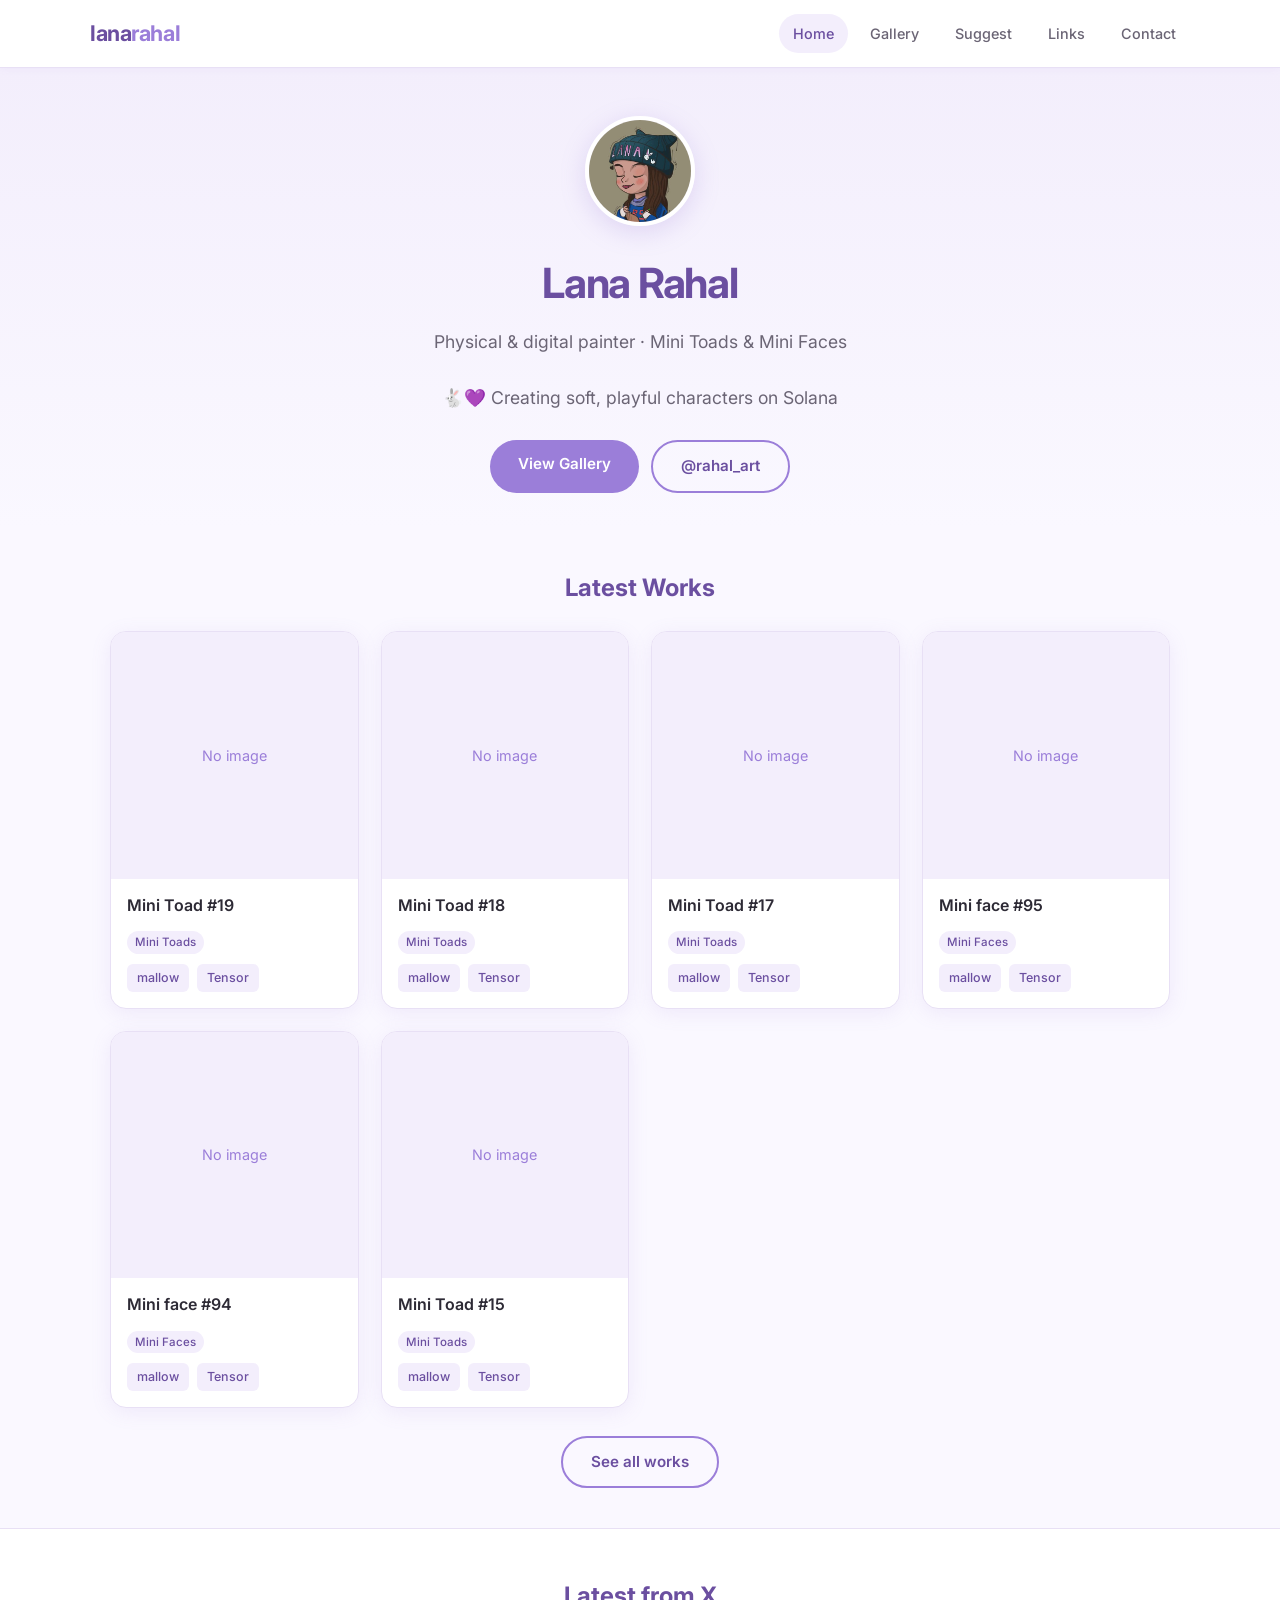
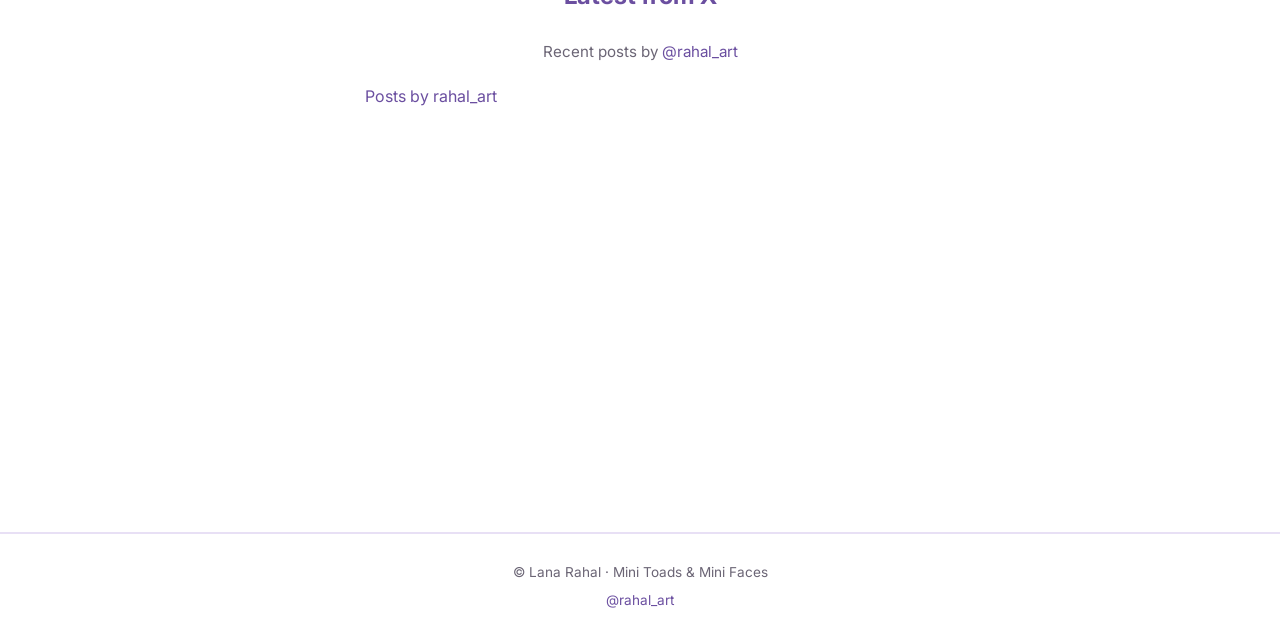
<file: index.html>
<!DOCTYPE html>
<html lang="en">
<head>
  <meta charset="UTF-8" />
  <meta name="viewport" content="width=device-width, initial-scale=1.0" />
  <title>Lana Rahal — Artist</title>
  <meta name="description" content="Official site of Lana Rahal — physical & digital painter, Mini Toads & Mini Faces on Solana." />
  <link rel="stylesheet" href="css/style.css" />
  <link href="https://fonts.googleapis.com/css2?family=Inter:wght@400;500;600;700&display=swap" rel="stylesheet" />
</head>
<body>
  <header>
    <div class="container nav">
      <a href="index.html" class="logo">lana<span>rahal</span></a>
      <nav class="nav-links">
        <a href="index.html" class="active">Home</a>
        <a href="gallery.html">Gallery</a>
        <a href="suggest.html">Suggest</a>
        <a href="links.html">Links</a>
        <a href="contact.html">Contact</a>
      </nav>
    </div>
  </header>

  <main>
    <section class="hero hero-with-avatar">
      <div class="container">
        <img src="img/avatar.jpg" alt="Lana Rahal" class="avatar" />
        <h1>Lana Rahal</h1>
        <p class="tagline">Physical & digital painter · Mini Toads & Mini Faces</p>
        <p class="bio">🐇💜 Creating soft, playful characters on Solana</p>
        <div class="hero-btns">
          <a href="gallery.html" class="btn btn-primary">View Gallery</a>
          <a href="https://x.com/rahal_art" target="_blank" rel="noopener" class="btn btn-outline">@rahal_art</a>
        </div>
      </div>
    </section>

    <section>
      <div class="container">
        <h2 class="section-title">Latest Works</h2>
        <div class="gallery-grid" id="latest-gallery">
          <div class="empty">Loading...</div>
        </div>
        <div style="text-align:center;margin-top:28px;">
          <a href="gallery.html" class="btn btn-outline">See all works</a>
        </div>
      </div>
    </section>

    <section class="tweets-section">
      <div class="container">
        <h2 class="section-title">Latest from X</h2>
        <p style="text-align:center;color:var(--text-muted);margin-bottom:20px;font-size:0.95rem;">
          Recent posts by <a href="https://x.com/rahal_art" target="_blank" rel="noopener">@rahal_art</a>
        </p>
        <div class="x-embed-wrap">
          <a class="twitter-timeline" data-theme="light" data-chrome="noheader nofooter noborders transparent" data-tweet-limit="6" href="https://twitter.com/rahal_art?ref_src=twsrc%5Etfw">Posts by rahal_art</a>
        </div>
        <script async src="https://platform.twitter.com/widgets.js" charset="utf-8"></script>
      </div>
    </section>
  </main>

  <footer>
    <div class="container">
      <p>© Lana Rahal · Mini Toads & Mini Faces</p>
      <p style="margin-top:6px;"><a href="https://x.com/rahal_art" target="_blank" rel="noopener">@rahal_art</a></p>
    </div>
  </footer>

  <script>
    document.addEventListener('DOMContentLoaded', async () => {
      const grid = document.getElementById('latest-gallery');
      try {
        const res = await fetch('data/nfts.json?t=' + Date.now());
        const data = await res.json();
        const items = (data.items || []).slice(0, 6);
        if (!items.length) {
          grid.innerHTML = '<div class="empty">No works yet.</div>';
          return;
        }
        grid.innerHTML = items.map(item => `
          <article class="card">
            <div class="card-img">
              ${item.image
                ? `<img src="${item.image}" alt="${item.name}" loading="lazy" onerror="this.parentElement.innerHTML='<div class=no-img>No image</div>'">`
                : '<div class="no-img">No image</div>'}
            </div>
            <div class="card-body">
              <h3>${item.name || 'Untitled'}</h3>
              <div class="badge">${item.collection || ''}</div>
              <div class="card-links">
                <a href="${item.mallowUrl || 'https://mallow.art/artwork/' + item.id}" target="_blank" rel="noopener">mallow</a>
                <a href="https://www.tensor.trade/item/${item.id}" target="_blank" rel="noopener">Tensor</a>
              </div>
            </div>
          </article>
        `).join('');
      } catch (e) {
        grid.innerHTML = '<div class="empty">Could not load works.</div>';
      }
    });
  </script>
</body>
</html>
</file>
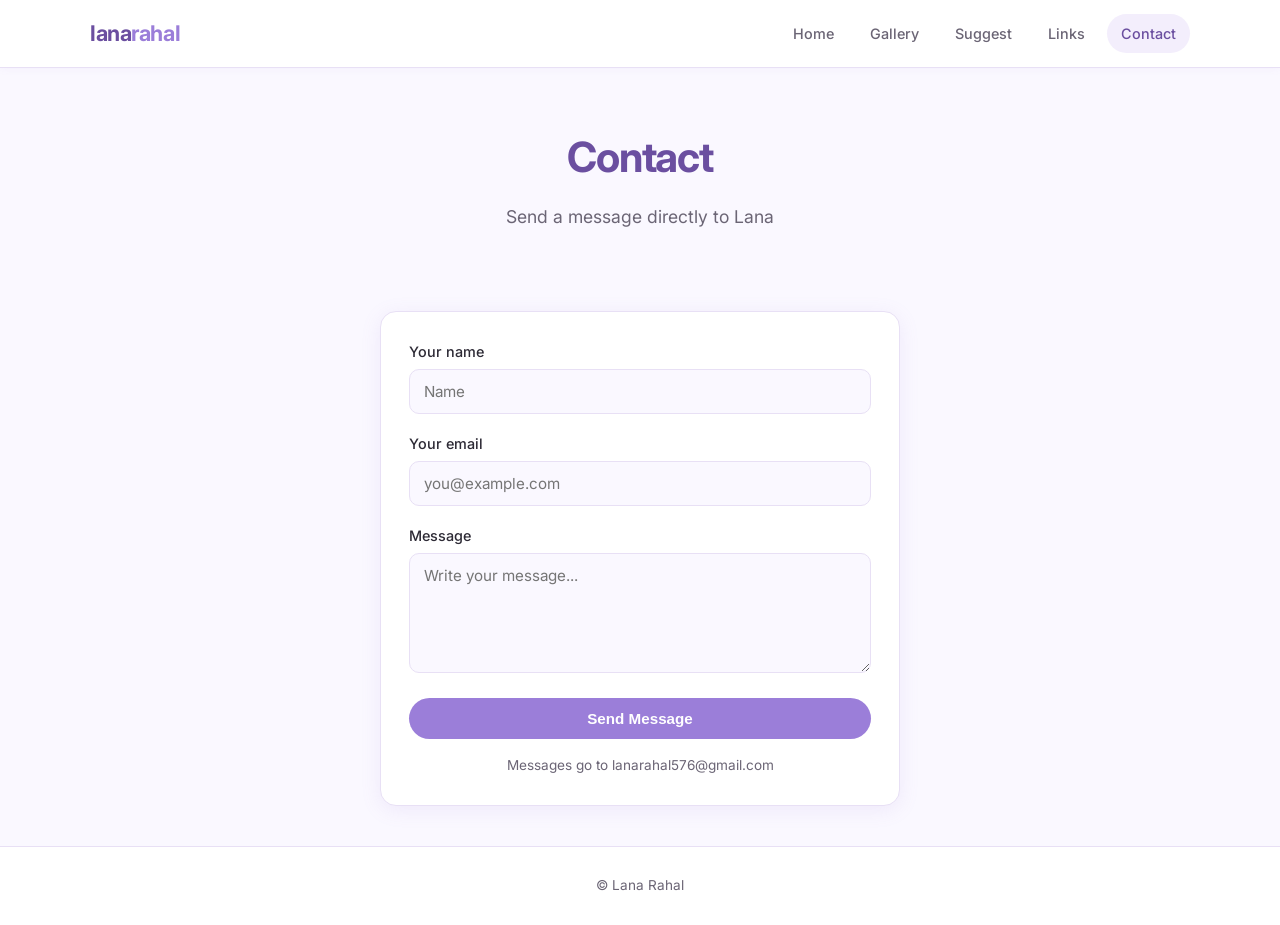
<file: contact.html>
<!DOCTYPE html>
<html lang="en">
<head>
  <meta charset="UTF-8" />
  <meta name="viewport" content="width=device-width, initial-scale=1.0" />
  <title>Contact — Lana Rahal</title>
  <link rel="stylesheet" href="css/style.css" />
  <link href="https://fonts.googleapis.com/css2?family=Inter:wght@400;500;600;700&display=swap" rel="stylesheet" />
</head>
<body>
  <header>
    <div class="container nav">
      <a href="index.html" class="logo">lana<span>rahal</span></a>
      <nav class="nav-links">
        <a href="index.html">Home</a>
        <a href="gallery.html">Gallery</a>
        <a href="suggest.html">Suggest</a>
        <a href="links.html">Links</a>
        <a href="contact.html" class="active">Contact</a>
      </nav>
    </div>
  </header>

  <main>
    <section class="hero" style="padding-bottom:12px;">
      <div class="container">
        <h1>Contact</h1>
        <p>Send a message directly to Lana</p>
      </div>
    </section>

    <section>
      <div class="container">
        <div class="form-card">
          <!-- 
            Free Formspree setup:
            1. Go to https://formspree.io and create a free account
            2. Create a new form → set email to lanarahal576@gmail.com
            3. Copy the form endpoint (looks like https://formspree.io/f/xxxxxxx)
            4. Replace the action URL below with your endpoint
          -->
          <form action="https://formspree.io/f/mbglnweg" method="POST">
            <div class="form-group">
              <label for="name">Your name</label>
              <input type="text" id="name" name="name" required placeholder="Name" />
            </div>
            <div class="form-group">
              <label for="email">Your email</label>
              <input type="email" id="email" name="email" required placeholder="you@example.com" />
            </div>
            <div class="form-group">
              <label for="message">Message</label>
              <textarea id="message" name="message" required placeholder="Write your message..."></textarea>
            </div>
            <input type="hidden" name="_subject" value="New message from lanarahal.site" />
            <button type="submit" class="btn btn-primary" style="width:100%;">Send Message</button>
          </form>
          <p style="margin-top:16px;font-size:0.85rem;color:var(--text-muted);text-align:center;">
            Messages go to lanarahal576@gmail.com
          </p>
        </div>
      </div>
    </section>
  </main>

  <footer>
    <div class="container">
      <p>© Lana Rahal</p>
    </div>
  </footer>
</body>
</html>
</file>
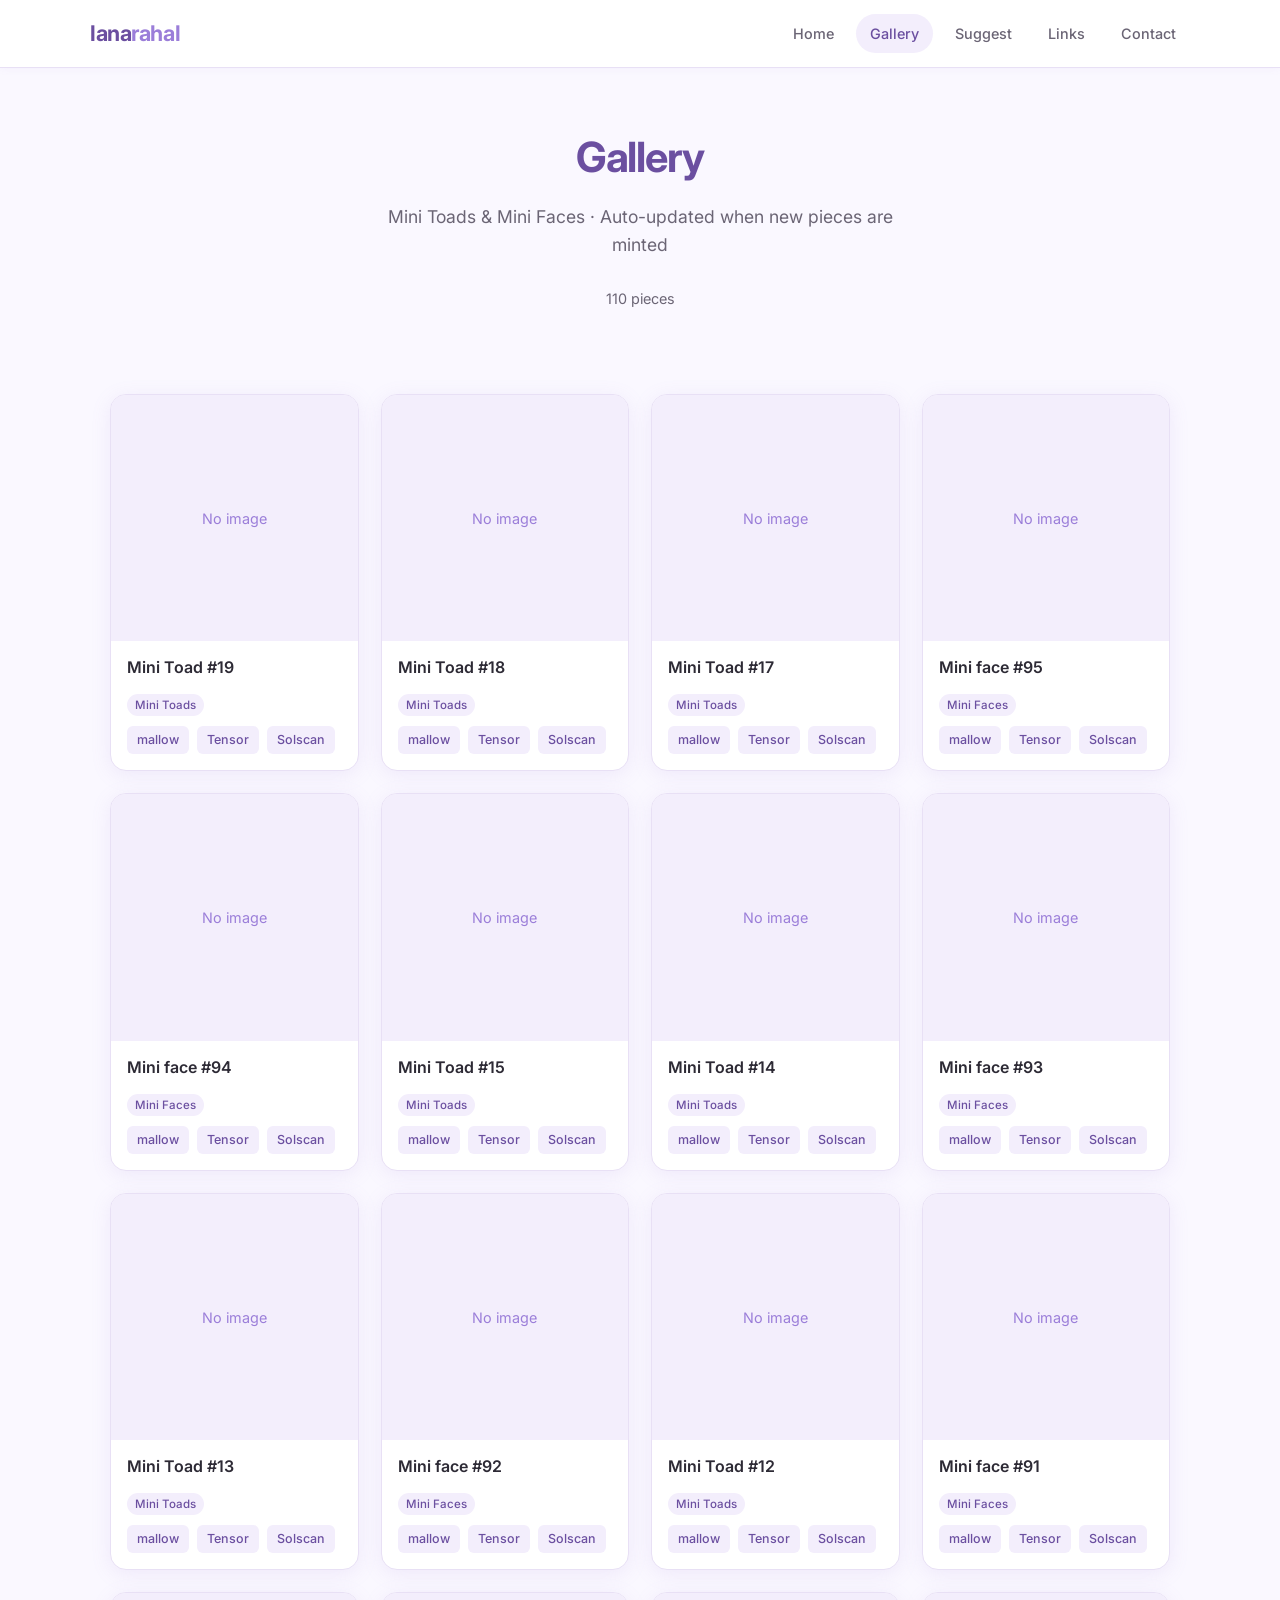
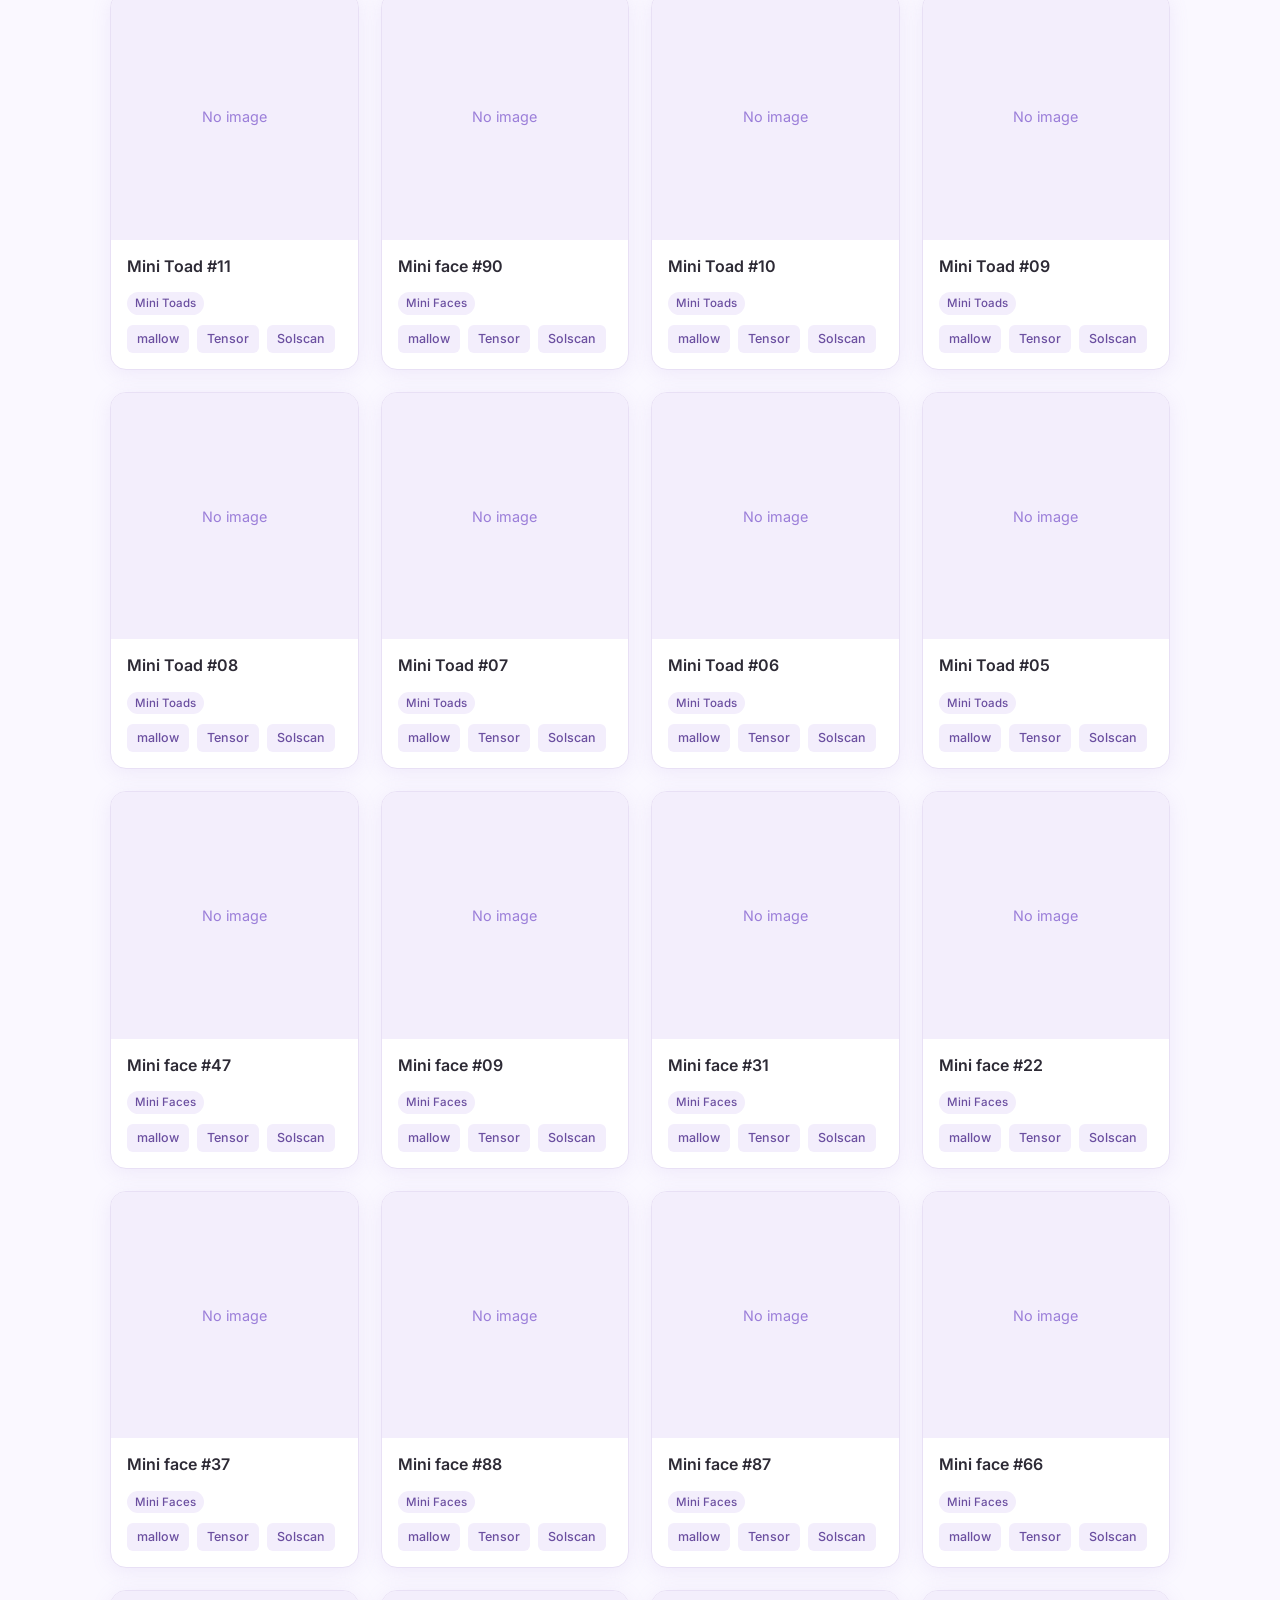
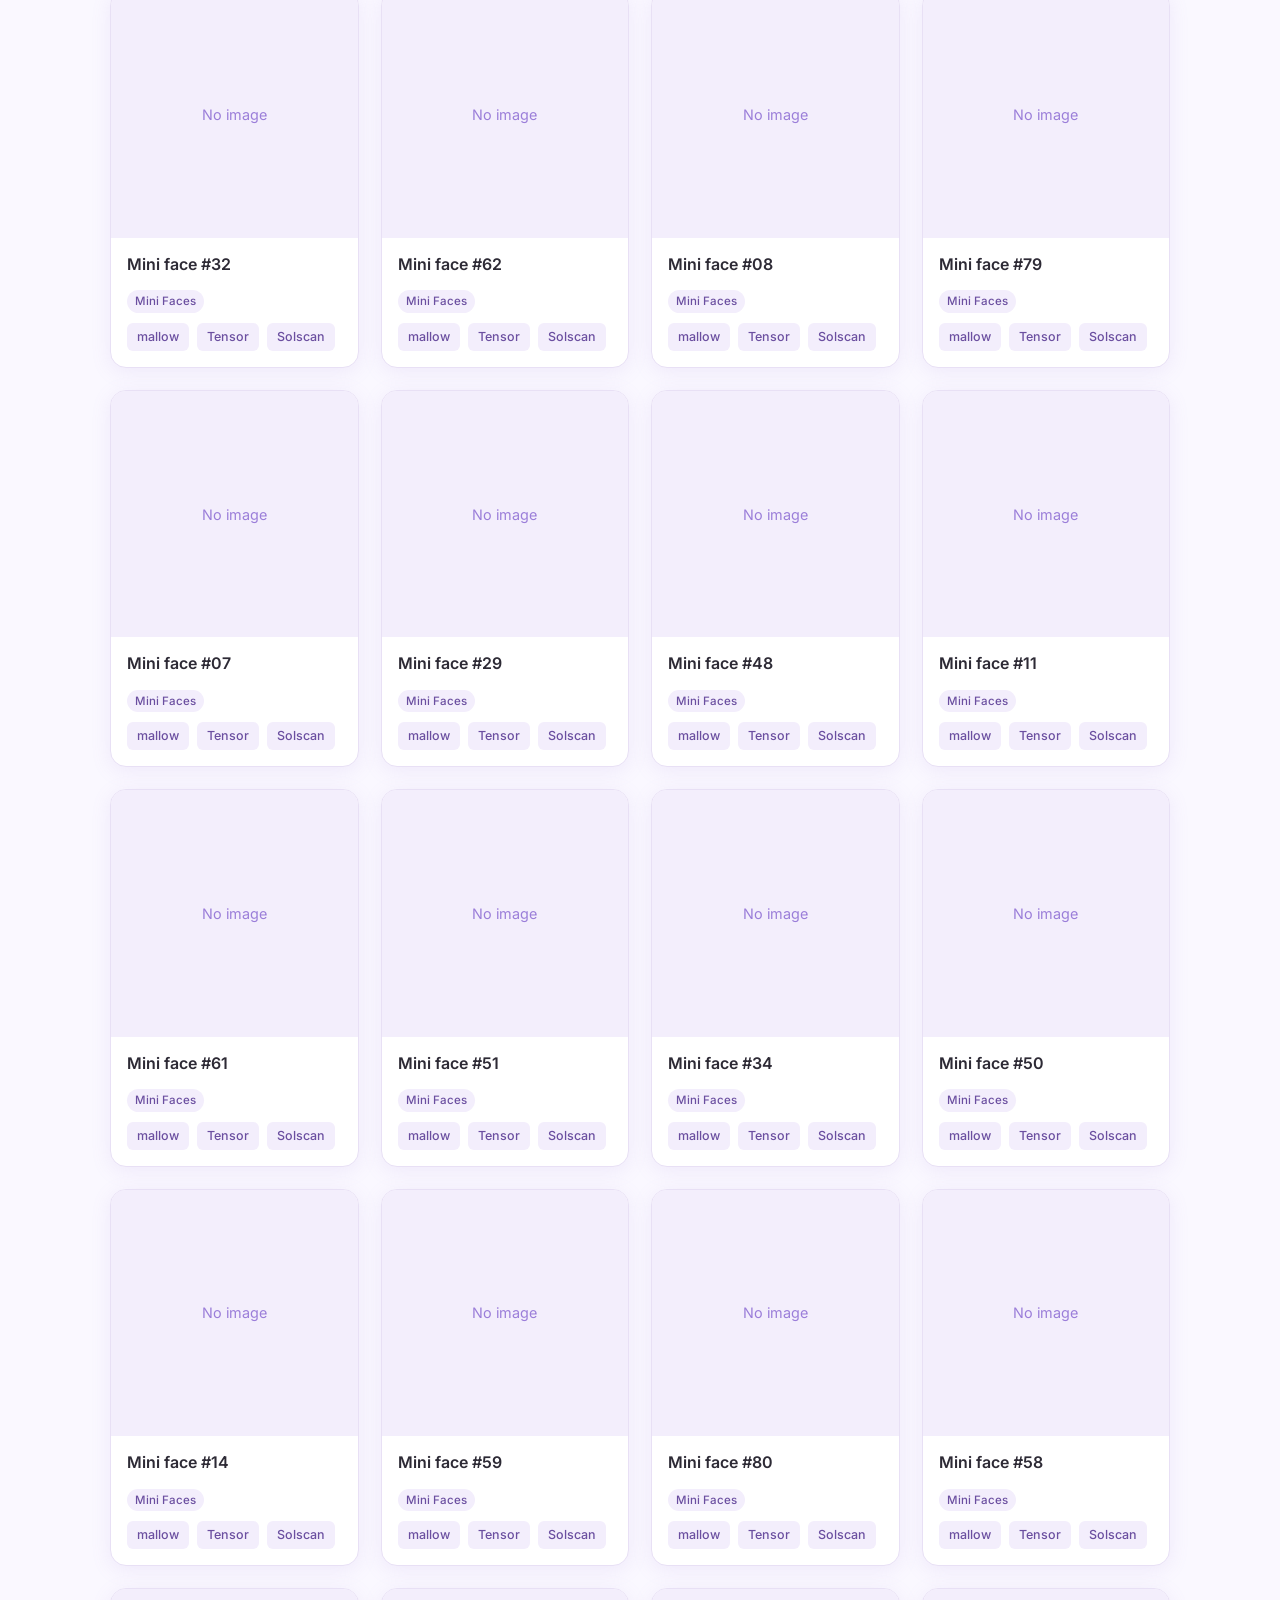
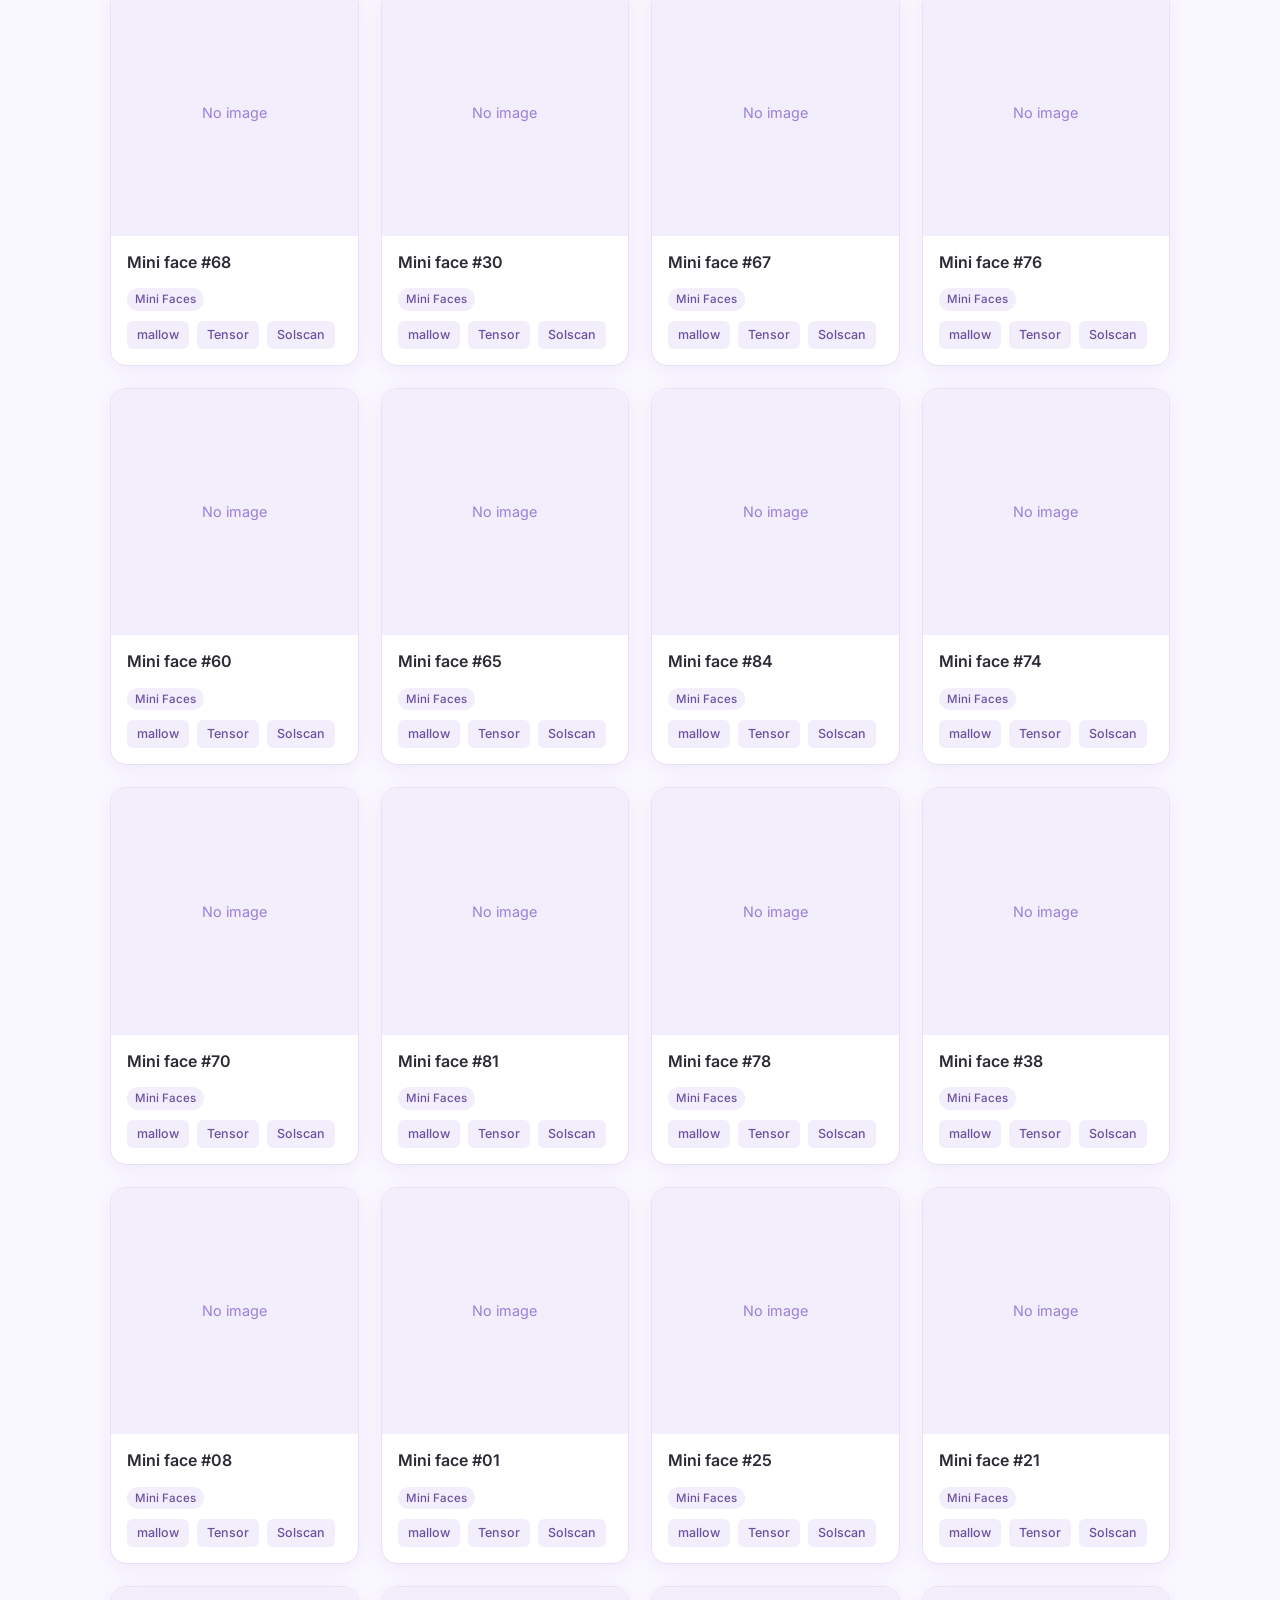
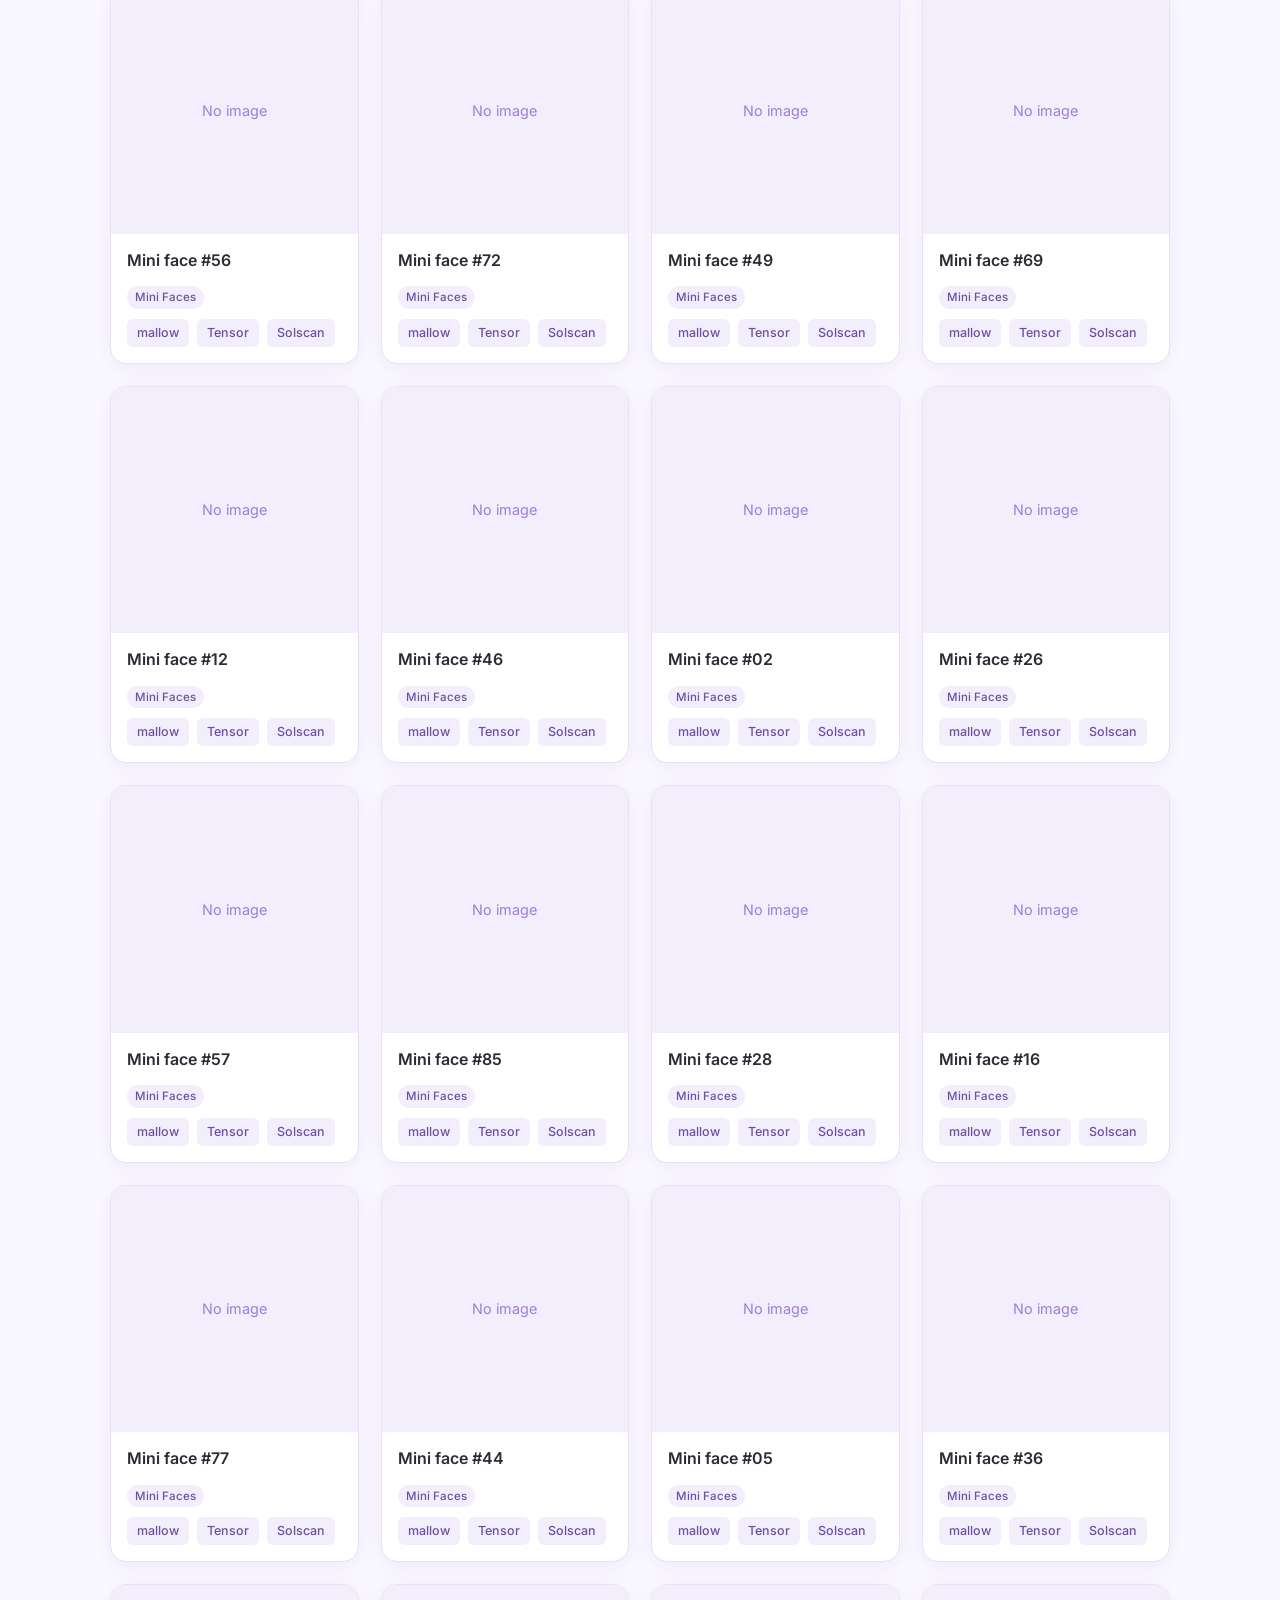
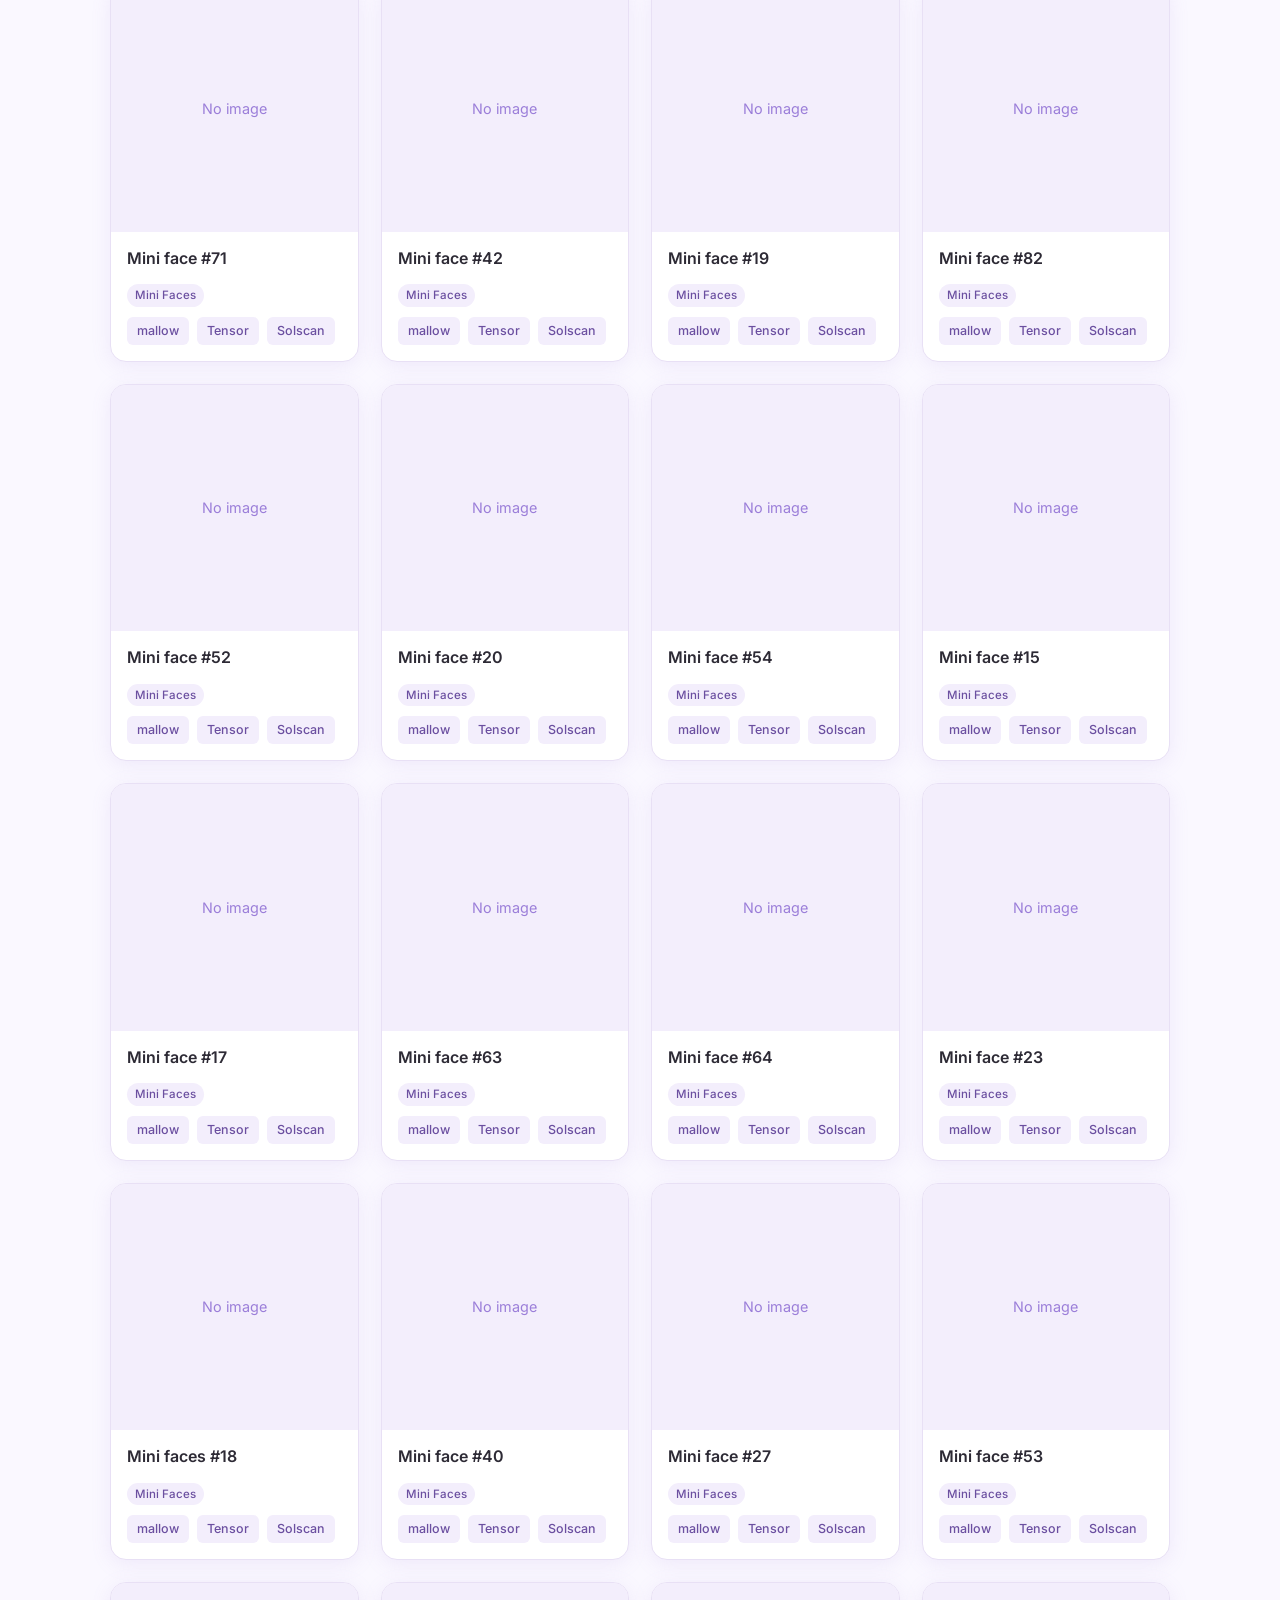
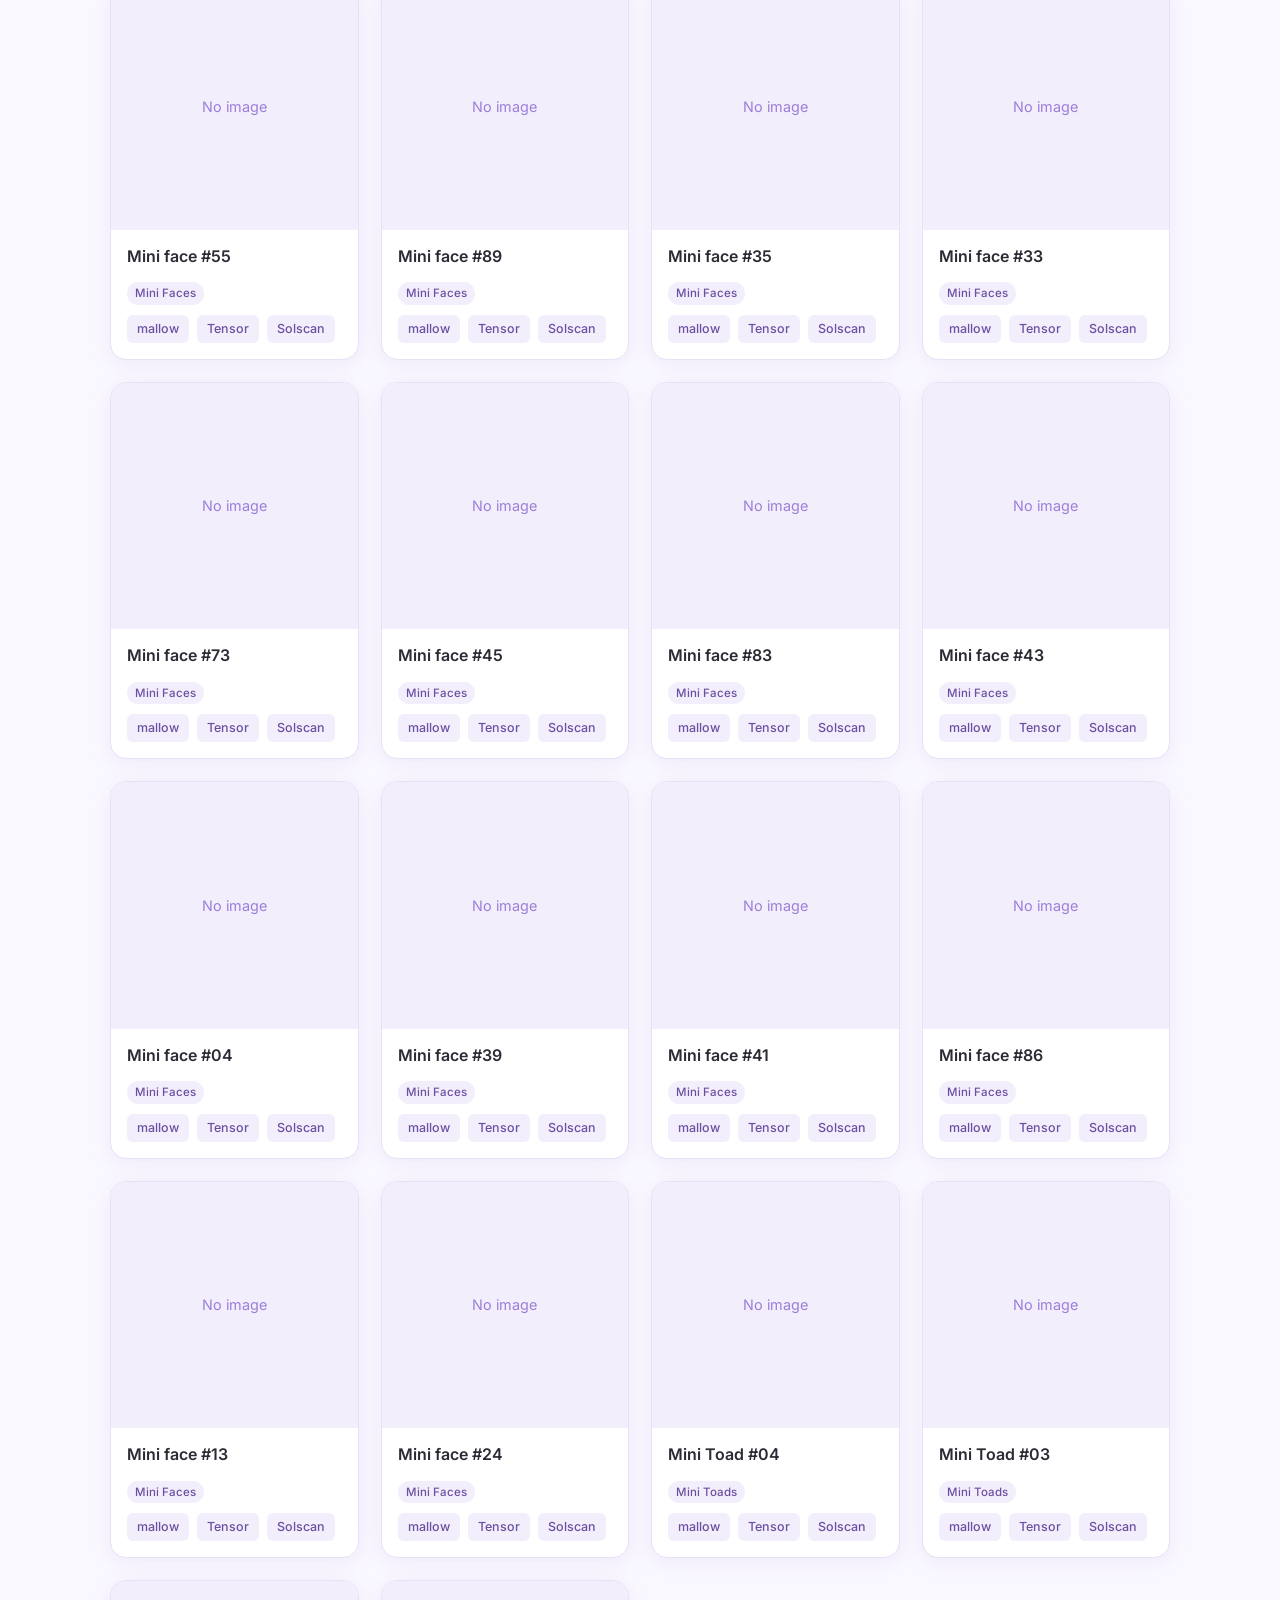
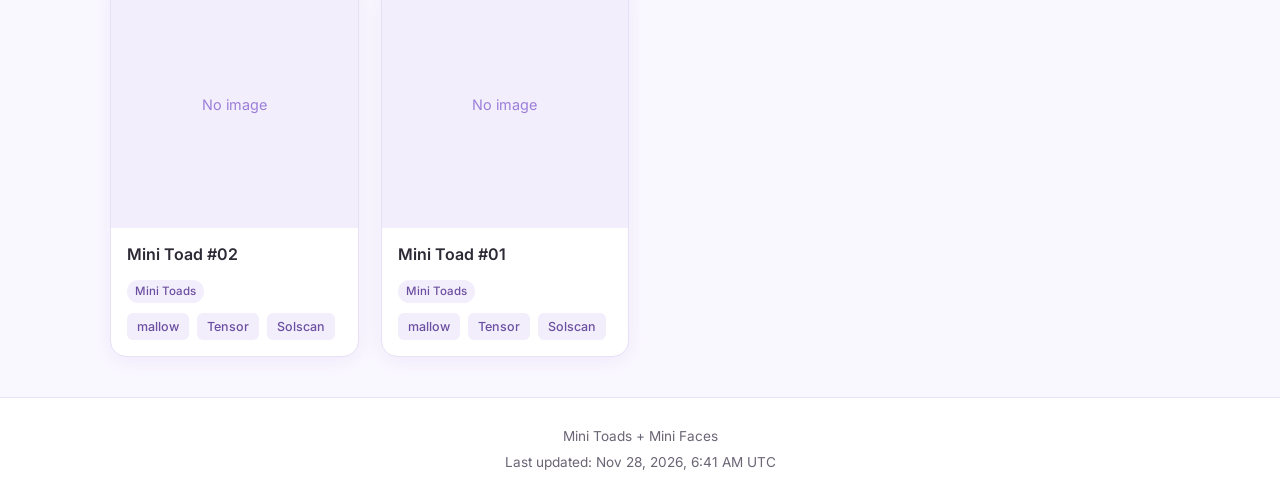
<file: gallery.html>
<!DOCTYPE html>
<html lang="en">
<head>
  <meta charset="UTF-8" />
  <meta name="viewport" content="width=device-width, initial-scale=1.0" />
  <title>Gallery — Lana Rahal</title>
  <link rel="stylesheet" href="css/style.css" />
  <link href="https://fonts.googleapis.com/css2?family=Inter:wght@400;500;600;700&display=swap" rel="stylesheet" />
</head>
<body>
  <header>
    <div class="container nav">
      <a href="index.html" class="logo">lana<span>rahal</span></a>
      <nav class="nav-links">
        <a href="index.html">Home</a>
        <a href="gallery.html" class="active">Gallery</a>
        <a href="suggest.html">Suggest</a>
        <a href="links.html">Links</a>
        <a href="contact.html">Contact</a>
      </nav>
    </div>
  </header>

  <main>
    <section class="hero" style="padding-bottom:16px;">
      <div class="container">
        <h1>Gallery</h1>
        <p>Mini Toads & Mini Faces · Auto-updated when new pieces are minted</p>
        <p id="stats" style="color:var(--text-muted);font-size:0.9rem;"></p>
      </div>
    </section>

    <section>
      <div class="container">
        <div class="gallery-grid" id="gallery">
          <div class="empty">Loading gallery...</div>
        </div>
      </div>
    </section>
  </main>

  <footer>
    <div class="container">
      <p>Mini Toads + Mini Faces</p>
      <p style="margin-top:4px;">Last updated: <span id="last-updated">—</span></p>
    </div>
  </footer>

  <script>
    async function load() {
      const grid = document.getElementById('gallery');
      const stats = document.getElementById('stats');
      const last = document.getElementById('last-updated');
      try {
        const res = await fetch('data/nfts.json?t=' + Date.now());
        const data = await res.json();
        const items = data.items || [];
        stats.textContent = items.length + ' piece' + (items.length !== 1 ? 's' : '');
        last.textContent = data.lastUpdated
          ? new Date(data.lastUpdated).toLocaleString('en-US', { dateStyle: 'medium', timeStyle: 'short', timeZone: 'UTC' }) + ' UTC'
          : '—';

        if (!items.length) {
          grid.innerHTML = '<div class="empty">No works found yet.</div>';
          return;
        }

        items.sort((a, b) => (b.addedAt || 0) - (a.addedAt || 0));

        grid.innerHTML = items.map(item => `
          <article class="card">
            <div class="card-img">
              ${item.image
                ? `<img src="${item.image}" alt="${item.name}" loading="lazy" onerror="this.parentElement.innerHTML='<div class=no-img>No image</div>'">`
                : '<div class="no-img">No image</div>'}
            </div>
            <div class="card-body">
              <h3>${item.name || 'Untitled'}</h3>
              <div class="badge">${item.collection || ''}</div>
              <div class="card-links">
                <a href="${item.mallowUrl || 'https://mallow.art/artwork/' + item.id}" target="_blank" rel="noopener">mallow</a>
                <a href="https://www.tensor.trade/item/${item.id}" target="_blank" rel="noopener">Tensor</a>
                <a href="https://solscan.io/token/${item.id}" target="_blank" rel="noopener">Solscan</a>
              </div>
            </div>
          </article>
        `).join('');
      } catch (e) {
        grid.innerHTML = '<div class="empty">Error loading gallery.</div>';
      }
    }
    load();
  </script>
</body>
</html>
</file>
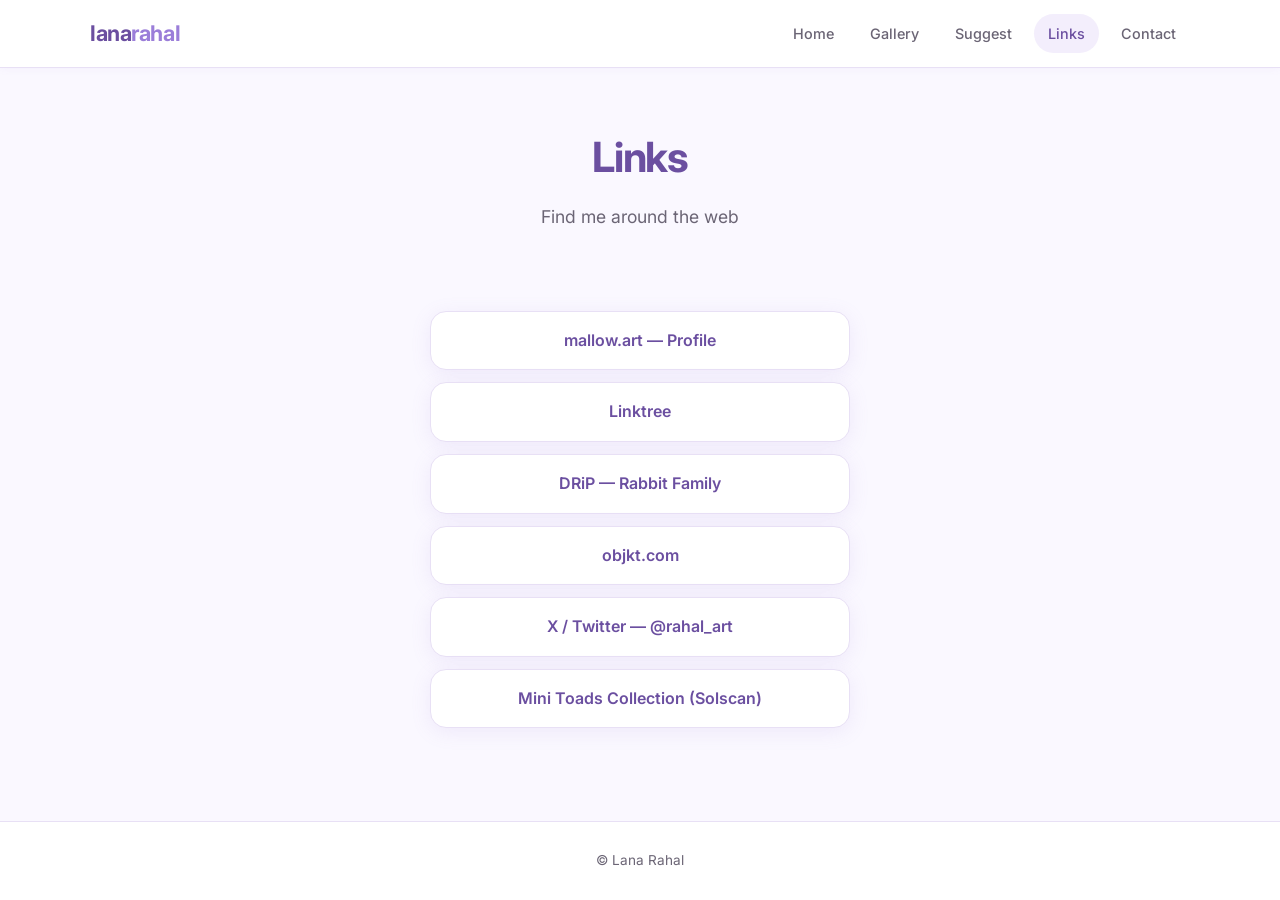
<file: links.html>
<!DOCTYPE html>
<html lang="en">
<head>
  <meta charset="UTF-8" />
  <meta name="viewport" content="width=device-width, initial-scale=1.0" />
  <title>Links — Lana Rahal</title>
  <link rel="stylesheet" href="css/style.css" />
  <link href="https://fonts.googleapis.com/css2?family=Inter:wght@400;500;600;700&display=swap" rel="stylesheet" />
</head>
<body>
  <header>
    <div class="container nav">
      <a href="index.html" class="logo">lana<span>rahal</span></a>
      <nav class="nav-links">
        <a href="index.html">Home</a>
        <a href="gallery.html">Gallery</a>
        <a href="suggest.html">Suggest</a>
        <a href="links.html" class="active">Links</a>
        <a href="contact.html">Contact</a>
      </nav>
    </div>
  </header>

  <main>
    <section class="hero" style="padding-bottom:12px;">
      <div class="container">
        <h1>Links</h1>
        <p>Find me around the web</p>
      </div>
    </section>

    <section>
      <div class="container">
        <div class="links-list">
          <a class="link-btn" href="https://www.mallow.art/u/rahal_art" target="_blank" rel="noopener">mallow.art — Profile</a>
          <a class="link-btn" href="https://linktr.ee/lana_rahal" target="_blank" rel="noopener">Linktree</a>
          <a class="link-btn" href="https://drip.haus/rabbitfam" target="_blank" rel="noopener">DRiP — Rabbit Family</a>
          <a class="link-btn" href="https://objkt.com/" target="_blank" rel="noopener">objkt.com</a>
          <a class="link-btn" href="https://x.com/rahal_art" target="_blank" rel="noopener">X / Twitter — @rahal_art</a>
          <a class="link-btn" href="https://solscan.io/account/AE3o4tmcnLHAX1PSSMsRLLnxV3eXAoidXnM7kXwS6cp5" target="_blank" rel="noopener">Mini Toads Collection (Solscan)</a>
        </div>
      </div>
    </section>
  </main>

  <footer>
    <div class="container">
      <p>© Lana Rahal</p>
    </div>
  </footer>
</body>
</html>
</file>
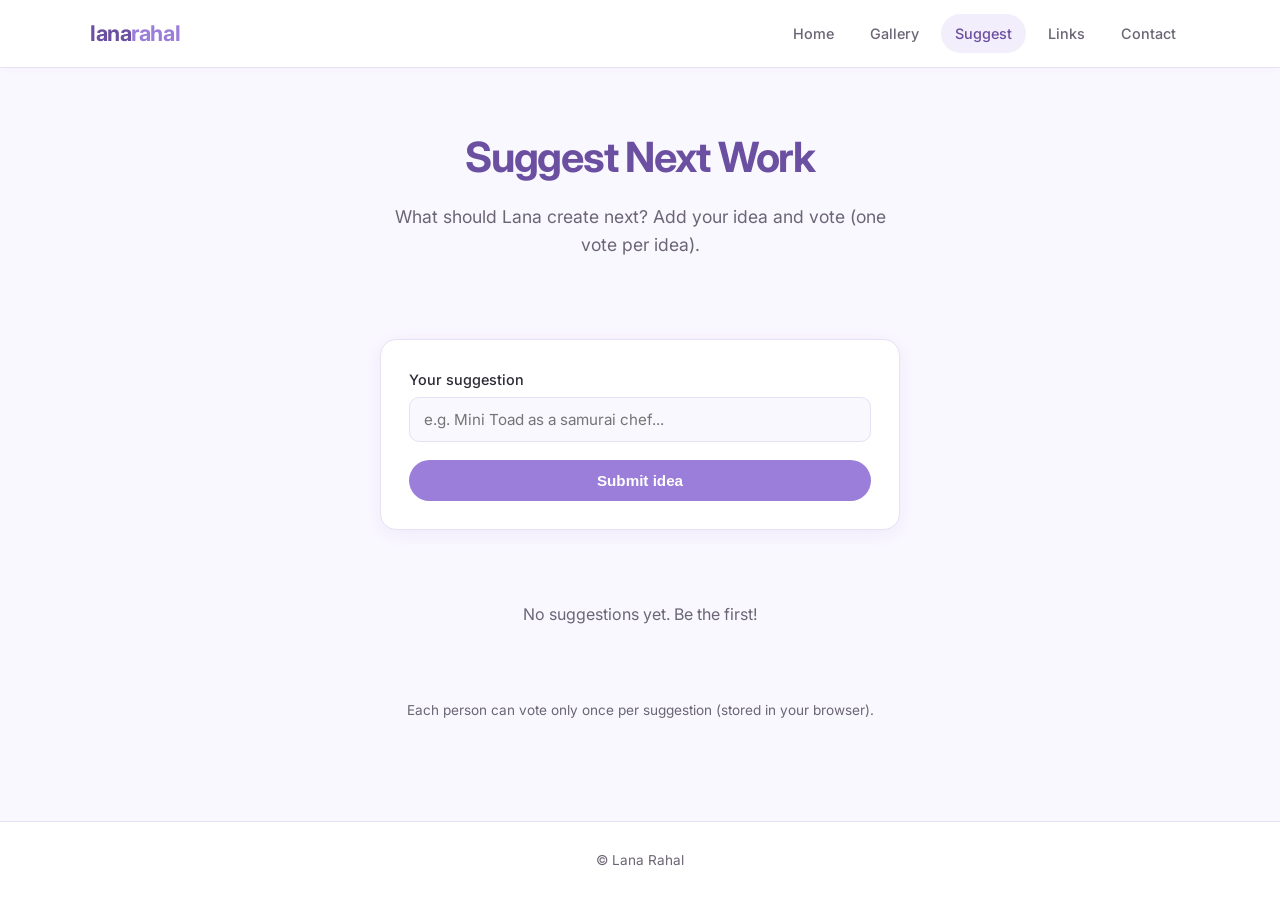
<file: suggest.html>
<!DOCTYPE html>
<html lang="en">
<head>
  <meta charset="UTF-8" />
  <meta name="viewport" content="width=device-width, initial-scale=1.0" />
  <title>Suggest Next Work — Lana Rahal</title>
  <link rel="stylesheet" href="css/style.css" />
  <link href="https://fonts.googleapis.com/css2?family=Inter:wght@400;500;600;700&display=swap" rel="stylesheet" />
</head>
<body>
  <header>
    <div class="container nav">
      <a href="index.html" class="logo">lana<span>rahal</span></a>
      <nav class="nav-links">
        <a href="index.html">Home</a>
        <a href="gallery.html">Gallery</a>
        <a href="suggest.html" class="active">Suggest</a>
        <a href="links.html">Links</a>
        <a href="contact.html">Contact</a>
      </nav>
    </div>
  </header>

  <main>
    <section class="hero" style="padding-bottom:12px;">
      <div class="container">
        <h1>Suggest Next Work</h1>
        <p>What should Lana create next? Add your idea and vote (one vote per idea).</p>
      </div>
    </section>

    <section>
      <div class="container">
        <div class="form-card">
          <div class="form-group">
            <label for="idea">Your suggestion</label>
            <input type="text" id="idea" placeholder="e.g. Mini Toad as a samurai chef..." maxlength="120" />
          </div>
          <button class="btn btn-primary" style="width:100%;" onclick="addSuggestion()">Submit idea</button>
        </div>

        <div class="suggest-list" id="list"></div>

        <p style="text-align:center;margin-top:24px;font-size:0.85rem;color:var(--text-muted);">
          Each person can vote only once per suggestion (stored in your browser).
        </p>
      </div>
    </section>
  </main>

  <footer>
    <div class="container">
      <p>© Lana Rahal</p>
    </div>
  </footer>

  <script>
    const STORAGE_KEY = 'lanarahal_suggestions_v2';
    const VOTED_KEY = 'lanarahal_voted_v2';

    function loadSuggestions() {
      try { return JSON.parse(localStorage.getItem(STORAGE_KEY) || '[]'); }
      catch { return []; }
    }
    function saveSuggestions(list) {
      localStorage.setItem(STORAGE_KEY, JSON.stringify(list));
    }
    function loadVoted() {
      try { return JSON.parse(localStorage.getItem(VOTED_KEY) || '[]'); }
      catch { return []; }
    }
    function saveVoted(arr) {
      localStorage.setItem(VOTED_KEY, JSON.stringify(arr));
    }

    function escapeHtml(str) {
      const d = document.createElement('div');
      d.textContent = str;
      return d.innerHTML;
    }

    function render() {
      const list = loadSuggestions();
      const voted = loadVoted();
      list.sort((a, b) => b.votes - a.votes);
      const el = document.getElementById('list');
      if (!list.length) {
        el.innerHTML = '<div class="empty">No suggestions yet. Be the first!</div>';
        return;
      }
      el.innerHTML = list.map((s) => {
        const already = voted.includes(s.id);
        return `
          <div class="suggest-item">
            <div class="text">${escapeHtml(s.text)}</div>
            <button class="vote-btn ${already ? 'voted' : ''}" onclick="vote('${s.id}')" ${already ? 'disabled' : ''}>
              ▲ ${s.votes}${already ? ' ✓' : ''}
            </button>
          </div>
        `;
      }).join('');
    }

    function addSuggestion() {
      const input = document.getElementById('idea');
      const text = input.value.trim();
      if (!text) return;
      const list = loadSuggestions();
      const id = 's_' + Date.now() + '_' + Math.random().toString(36).slice(2, 7);
      list.push({ id, text, votes: 1 });
      saveSuggestions(list);
      // auto-mark as voted by submitter
      const voted = loadVoted();
      voted.push(id);
      saveVoted(voted);
      input.value = '';
      render();
    }

    function vote(id) {
      const voted = loadVoted();
      if (voted.includes(id)) return;
      const list = loadSuggestions();
      const item = list.find(s => s.id === id);
      if (!item) return;
      item.votes += 1;
      voted.push(id);
      saveSuggestions(list);
      saveVoted(voted);
      render();
    }

    render();
  </script>
</body>
</html>
</file>
<file: css/style.css>
:root {
  --purple: #9b7ed9;
  --purple-light: #c4a8f0;
  --purple-soft: #f3eefc;
  --purple-dark: #6b4fa0;
  --white: #ffffff;
  --bg: #faf8ff;
  --text: #2d2a35;
  --text-muted: #6b6575;
  --border: #e8e0f5;
  --card: #ffffff;
  --radius: 16px;
  --shadow: 0 4px 20px rgba(155, 126, 217, 0.12);
}

* {
  margin: 0;
  padding: 0;
  box-sizing: border-box;
}

body {
  font-family: 'Inter', system-ui, -apple-system, sans-serif;
  background: var(--bg);
  color: var(--text);
  line-height: 1.6;
  min-height: 100vh;
  display: flex;
  flex-direction: column;
}

a {
  color: var(--purple-dark);
  text-decoration: none;
  transition: color 0.15s;
}

a:hover {
  color: var(--purple);
}

.container {
  width: 100%;
  max-width: 1100px;
  margin: 0 auto;
  padding: 0 20px;
}

/* Header / Nav */
header {
  background: var(--white);
  border-bottom: 1px solid var(--border);
  position: sticky;
  top: 0;
  z-index: 100;
  box-shadow: 0 1px 8px rgba(155, 126, 217, 0.06);
}

.nav {
  display: flex;
  align-items: center;
  justify-content: space-between;
  padding: 14px 0;
  gap: 16px;
}

.logo {
  font-weight: 700;
  font-size: 1.35rem;
  color: var(--purple-dark);
  letter-spacing: -0.02em;
}

.logo span {
  color: var(--purple);
}

.nav-links {
  display: flex;
  gap: 8px;
  flex-wrap: wrap;
}

.nav-links a {
  padding: 8px 14px;
  border-radius: 999px;
  font-size: 0.9rem;
  font-weight: 500;
  color: var(--text-muted);
}

.nav-links a:hover,
.nav-links a.active {
  background: var(--purple-soft);
  color: var(--purple-dark);
}

/* Hero */
.hero {
  padding: 56px 0 40px;
  text-align: center;
}

.hero h1 {
  font-size: 2.6rem;
  font-weight: 700;
  letter-spacing: -0.03em;
  color: var(--purple-dark);
  margin-bottom: 12px;
}

.hero p {
  font-size: 1.1rem;
  color: var(--text-muted);
  max-width: 520px;
  margin: 0 auto 28px;
}

.btn {
  display: inline-block;
  padding: 12px 28px;
  border-radius: 999px;
  font-weight: 600;
  font-size: 0.95rem;
  border: none;
  cursor: pointer;
  transition: all 0.2s;
}

.btn-primary {
  background: var(--purple);
  color: white;
}

.btn-primary:hover {
  background: var(--purple-dark);
  color: white;
  transform: translateY(-1px);
}

.btn-outline {
  background: transparent;
  border: 2px solid var(--purple);
  color: var(--purple-dark);
}

.btn-outline:hover {
  background: var(--purple-soft);
}

/* Sections */
section {
  padding: 40px 0;
}

.section-title {
  font-size: 1.5rem;
  font-weight: 700;
  color: var(--purple-dark);
  margin-bottom: 24px;
  text-align: center;
}

/* Gallery grid */
.gallery-grid {
  display: grid;
  grid-template-columns: repeat(auto-fill, minmax(240px, 1fr));
  gap: 22px;
}

.card {
  background: var(--card);
  border: 1px solid var(--border);
  border-radius: var(--radius);
  overflow: hidden;
  box-shadow: var(--shadow);
  transition: transform 0.2s, box-shadow 0.2s;
}

.card:hover {
  transform: translateY(-4px);
  box-shadow: 0 8px 28px rgba(155, 126, 217, 0.18);
}

.card-img {
  aspect-ratio: 1;
  background: var(--purple-soft);
  overflow: hidden;
}

.card-img img {
  width: 100%;
  height: 100%;
  object-fit: cover;
  display: block;
}

.card-body {
  padding: 14px 16px 16px;
}

.card-body h3 {
  font-size: 1rem;
  font-weight: 600;
  margin-bottom: 10px;
  white-space: nowrap;
  overflow: hidden;
  text-overflow: ellipsis;
}

.card-links {
  display: flex;
  gap: 8px;
  flex-wrap: wrap;
}

.card-links a {
  font-size: 0.78rem;
  padding: 4px 10px;
  border-radius: 6px;
  background: var(--purple-soft);
  color: var(--purple-dark);
  font-weight: 500;
}

.card-links a:hover {
  background: var(--purple-light);
  color: white;
}

/* Tweets section */
.tweets-list {
  display: flex;
  flex-direction: column;
  gap: 16px;
  max-width: 640px;
  margin: 0 auto;
}

.tweet-card {
  background: var(--white);
  border: 1px solid var(--border);
  border-radius: var(--radius);
  padding: 18px 20px;
  box-shadow: var(--shadow);
}

.tweet-card .meta {
  font-size: 0.85rem;
  color: var(--text-muted);
  margin-bottom: 8px;
}

.tweet-card .text {
  white-space: pre-wrap;
  word-break: break-word;
}

/* Forms */
.form-card {
  background: var(--white);
  border: 1px solid var(--border);
  border-radius: var(--radius);
  padding: 28px;
  max-width: 520px;
  margin: 0 auto;
  box-shadow: var(--shadow);
}

.form-group {
  margin-bottom: 18px;
}

.form-group label {
  display: block;
  font-size: 0.9rem;
  font-weight: 500;
  margin-bottom: 6px;
  color: var(--text);
}

.form-group input,
.form-group textarea {
  width: 100%;
  padding: 12px 14px;
  border: 1px solid var(--border);
  border-radius: 10px;
  font-size: 0.95rem;
  font-family: inherit;
  background: var(--bg);
  transition: border-color 0.15s;
}

.form-group input:focus,
.form-group textarea:focus {
  outline: none;
  border-color: var(--purple);
}

.form-group textarea {
  min-height: 120px;
  resize: vertical;
}

/* Links page */
.links-list {
  display: flex;
  flex-direction: column;
  gap: 12px;
  max-width: 420px;
  margin: 0 auto;
}

.link-btn {
  display: block;
  text-align: center;
  padding: 16px 20px;
  background: var(--white);
  border: 1px solid var(--border);
  border-radius: var(--radius);
  font-weight: 600;
  color: var(--purple-dark);
  box-shadow: var(--shadow);
  transition: all 0.2s;
}

.link-btn:hover {
  background: var(--purple);
  color: white;
  border-color: var(--purple);
  transform: translateY(-2px);
}

/* Suggest / Poll */
.suggest-list {
  display: flex;
  flex-direction: column;
  gap: 14px;
  max-width: 600px;
  margin: 24px auto 0;
}

.suggest-item {
  background: var(--white);
  border: 1px solid var(--border);
  border-radius: var(--radius);
  padding: 16px 18px;
  display: flex;
  align-items: center;
  justify-content: space-between;
  gap: 12px;
  box-shadow: var(--shadow);
}

.suggest-item .text {
  flex: 1;
}

.vote-btn {
  background: var(--purple-soft);
  color: var(--purple-dark);
  border: none;
  padding: 8px 16px;
  border-radius: 999px;
  font-weight: 600;
  cursor: pointer;
  white-space: nowrap;
}

.vote-btn:hover {
  background: var(--purple);
  color: white;
}

/* Footer */
footer {
  margin-top: auto;
  padding: 28px 0;
  text-align: center;
  font-size: 0.85rem;
  color: var(--text-muted);
  border-top: 1px solid var(--border);
  background: var(--white);
}

/* Empty / loading */
.empty {
  text-align: center;
  padding: 48px 20px;
  color: var(--text-muted);
}

/* Responsive */
@media (max-width: 640px) {
  .hero h1 {
    font-size: 2rem;
  }
  .nav {
    flex-direction: column;
    align-items: flex-start;
  }
  .gallery-grid {
    grid-template-columns: repeat(auto-fill, minmax(150px, 1fr));
    gap: 14px;
  }
}

/* Avatar hero */
.hero-with-avatar {
  padding: 48px 0 36px;
  background: linear-gradient(180deg, #f3eefc 0%, var(--bg) 100%);
}
.avatar {
  width: 110px;
  height: 110px;
  border-radius: 50%;
  object-fit: cover;
  border: 4px solid white;
  box-shadow: 0 6px 24px rgba(155, 126, 217, 0.25);
  margin-bottom: 16px;
}
.tagline {
  font-size: 1.15rem;
  color: var(--text-muted);
  margin-bottom: 6px;
}
.bio {
  font-size: 0.95rem;
  color: var(--purple-dark);
  margin-bottom: 22px;
}
.hero-btns {
  display: flex;
  gap: 12px;
  justify-content: center;
  flex-wrap: wrap;
}

.badge {
  display: inline-block;
  font-size: 0.72rem;
  padding: 2px 8px;
  border-radius: 999px;
  background: var(--purple-soft);
  color: var(--purple-dark);
  margin-bottom: 10px;
  font-weight: 500;
}

.no-img {
  display: flex;
  align-items: center;
  justify-content: center;
  height: 100%;
  color: var(--purple);
  font-size: 0.9rem;
}

.tweets-section {
  background: var(--white);
  border-top: 1px solid var(--border);
  border-bottom: 1px solid var(--border);
  padding: 48px 0;
}
.x-embed-wrap {
  max-width: 550px;
  margin: 0 auto;
  min-height: 400px;
}

.voted {
  opacity: 0.6;
  pointer-events: none;
}
</file>
